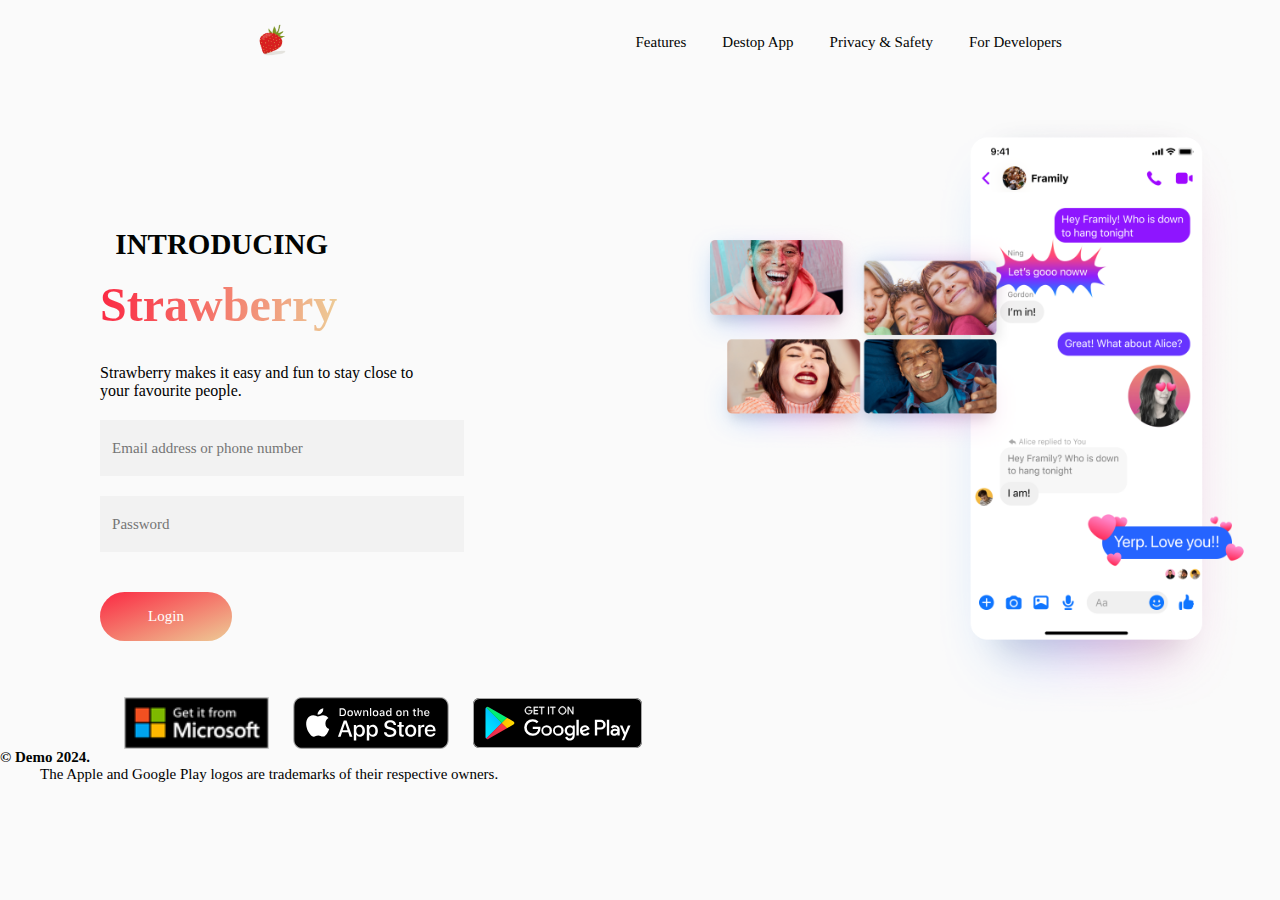
<file: index.html>
<!DOCTYPE html>
<html lang="en">

<head>
    <meta charset="UTF-8">
    <meta name="viewport" content="width=device-width, initial-scale=1.0">
    <title>Strawberry</title>
</head>

<body>
    <style>
        * {
            margin: 0;
            padding: 0;
            font-family: figtree;
        }
        body {
            display: grid;
            align-items: center;
            background-color: #fafafa;
        }

        a {
            text-decoration: none;
            color: #020402;
            font-family: Poppins;
            font-size: 15px;
        }

        #header {
            display: flex;
            align-items: center;
            justify-content: space-around;
            padding: 20px 64px;
        }

        #header img {
            width: 45px;
            height: 40px;
        }

        #header svg {
            display: none;
        }

        #header a {
            text-decoration: none;
            color: #020402;
            font-family: Poppins;
            font-size: 15px;
            margin-left: 32px;
        }

        #intro {
            display: flex;
            width: 242px;
            flex-direction: column;
        }

        #hero {
            display: flex;
            align-items: center;
            justify-content: space-around;
            margin-left: 80px;
        }

        #text {
            margin-top: 144px;
        }

        h1,
        h2,
        h3,
        h4,
        h5,
        h6 {
            color: #020402;
            font-family: Poppins;
        }

        h1 {
            margin-top: 16px;
            margin-bottom: 32px;
            font-size: 48px;
        }

        h2 {
            font-size: 29px;
            align-self: flex-end;
            padding-right: 14px;
        }

        h6 {
            font-size: 15px;
        }

        #input {
            display: flex;
            flex-direction: column;
            margin-top: 20px;
        }

        .inputt {
            width: 352px;
            height: 56px;
            border: none;
            background-color: #F2F2F2;
            font-size: 15px;
            color: #808180;
            padding-left: 12px;
        }

        #submitBtn {
            width: fit-content;
            color: white;
            padding: 16px 48px;
            border: none;
            background-image: linear-gradient(to bottom right, #FB2943, #EDCB96);
            font-size: 15px;
            border-radius: 100px;
            margin-top: 20px;
            cursor: pointer;
        }

        #submitBtn:hover {
            background-image: linear-gradient(to bottom right, #F47A6D, #EDCB96);
            transition: 4s linear;
        }

        #img {
            display: flex;
            flex-direction: row;
            margin-top: 32px;
        }

        #img img {
            margin-left: 24px;
            margin-top: 24px;
        }

        #footer {
            display: flex;
            align-items: center;
            margin-top: 56px;
            margin-left: 80px;
        }

        @media only screen and (max-width: 1217px) {
            #img {
                display: flex;
                flex-direction: column;
                margin-top: 32px;
            }
        }

        @media only screen and (max-width: 1059px) {
            #hero {
                display: flex;
                flex-direction: column;
                align-items: center;
                margin-left: 80px;
            }

        }

        @media only screen and (max-width: 774px) {
            #header svg {
                display: block;
            }

            #header nav {
                display: none;
            }

            #img {
                display: flex;
                margin-top: 32px;
                align-items: center;
            }

            footer {
                display: flex;
                flex-direction: column;
                align-items: center;
                justify-content: flex-start;
                margin-top: 56px;
                margin-left: 80px;
            }

            #hero img {
                height: 400px;
                width: auto;
            }
        }

        #errEmail,
        #errPassword {
            height: 20px;
            color: #FF6F30;
            font-size: 10px;
            align-items: center;
        }
    </style>
    <header id="header">
        <a href=""><img src="Images/2981-removebg-preview.png" alt=""></a>

        <nav>
            <a href="">Features</a>
            <a href="">Destop App</a>
            <a href="">Privacy & Safety</a>
            <a href="">For Developers</a>
        </nav>
        <svg xmlns="http://www.w3.org/2000/svg" width="24" height="24" viewBox="0 0 24 24">
            <g class="nc-icon-wrapper" fill="#020402">
                <rect x="1" y="11" width="22" height="2" fill="#020402" stroke-width="0" data-color="color-2"></rect>
                <rect x="1" y="4" width="22" height="2" stroke-width="0" fill="#020402"></rect>
                <rect x="1" y="18" width="22" height="2" stroke-width="0" fill="#020402"></rect>
            </g>
        </svg>
    </header>
    <div id="hero">
        <div id="content">
            <div id="text">
                <div id="intro">
                    <h2>INTRODUCING</h2>
                    <h1
                        style="font-family: Salsa; background-image: linear-gradient(to right, #FB2943, #EDCB96); width: fit-content; background-clip: text; -webkit-text-fill-color: transparent;">
                        Strawberry</h1>
                </div>
                <p>Strawberry makes it easy and fun to stay close to <br> your favourite people.</p>
            </div>



            <form id="input" action="" method="post">

                <input type="text" class="inputt" name="" id="email" placeholder="Email address or phone number ">
                <p id="errEmail"></p>

                <input type="password" class="inputt" name="" id="password" placeholder="Password">
                <p id="errPassword"></p>

                <button id="submitBtn" type="submit">Login</button>

            </form>


            <div id="img">
                <img src="Images/Microsoft store.png" style="width: 144.78px; height: 52px;" alt="" srcset="">
                <img src="Images/badge-en (1).svg" style="width: 156px; height: 52px;" alt="" srcset="">
                <img src="Images/badge-en.svg" style="width: 169px; height: 52px;" alt="" srcset="">
            </div>

        </div>

        <img src="Images/120973513_338186077283942_8148888802958728934_n.png"
            style="justify-self: flex-end; width: 578px; height: 609px;" alt="" srcset="">


    </div>

    <footer>

        <h6>© Demo 2024.</h6>

        <p style="margin-left: 40px; font-size: 15px;">The Apple and Google Play logos are trademarks of their
            respective owners.</p>

    </footer>

    <script>
        const form = document.getElementById('input');
        form.addEventListener('change', function (event) {
            event.preventDefault();

            const email = document.getElementById('email').value.trim();
            const password = document.getElementById('password').value;
            const errEmail = document.getElementById('errEmail');
            const errPassword = document.getElementById('errPassword');
            let submit = true;


            // Check if any field is empty
            if (email === '') {
                errEmail.innerHTML = 'This field is required';
                submit = false;
            } else {
                errEmail.innerHTML = '';
                submit = true;
            }

            if (password === '') {
                errPassword.innerHTML = 'This field is required';
                submit = false;
            } else {
                errPassword.innerHTML = '';
                submit = true;
            }

            // Check if password length is more than 8 characters
            if (password.length < 6) {
                errPassword.innerHTML = 'Passwords should be more than 6 characters';
                submit = false;
            } else {
                errPassword.innerHTML = '';
                submit = true;
            }
        });

        form.addEventListener('submit', function (event) {
            event.preventDefault();

            const email = document.getElementById('email').value.trim();
            const password = document.getElementById('password').value;
            const errEmail = document.getElementById('errEmail');
            const errPassword = document.getElementById('errPassword');
            let submit = true;


            // Check if any field is empty
            if (email === '') {
                errEmail.innerHTML = 'This field is required';
                submit = false;
            } else {
                errEmail.innerHTML = '';
                submit = true;
            }

            if (password === '') {
                errPassword.innerHTML = 'This field is required';
                submit = false;
            } else {
                errPassword.innerHTML = '';
                submit = true;
            }

            // Check if password length is more than 8 characters
            if (password.length < 6) {
                errPassword.innerHTML = 'Passwords should be more than 6 characters';
                submit = false;
            } else {
                errPassword.innerHTML = '';
                submit = true;
            }

            if (submit) {
                form.submit();
            }
        });

    </script>

</body>

</html>
</file>
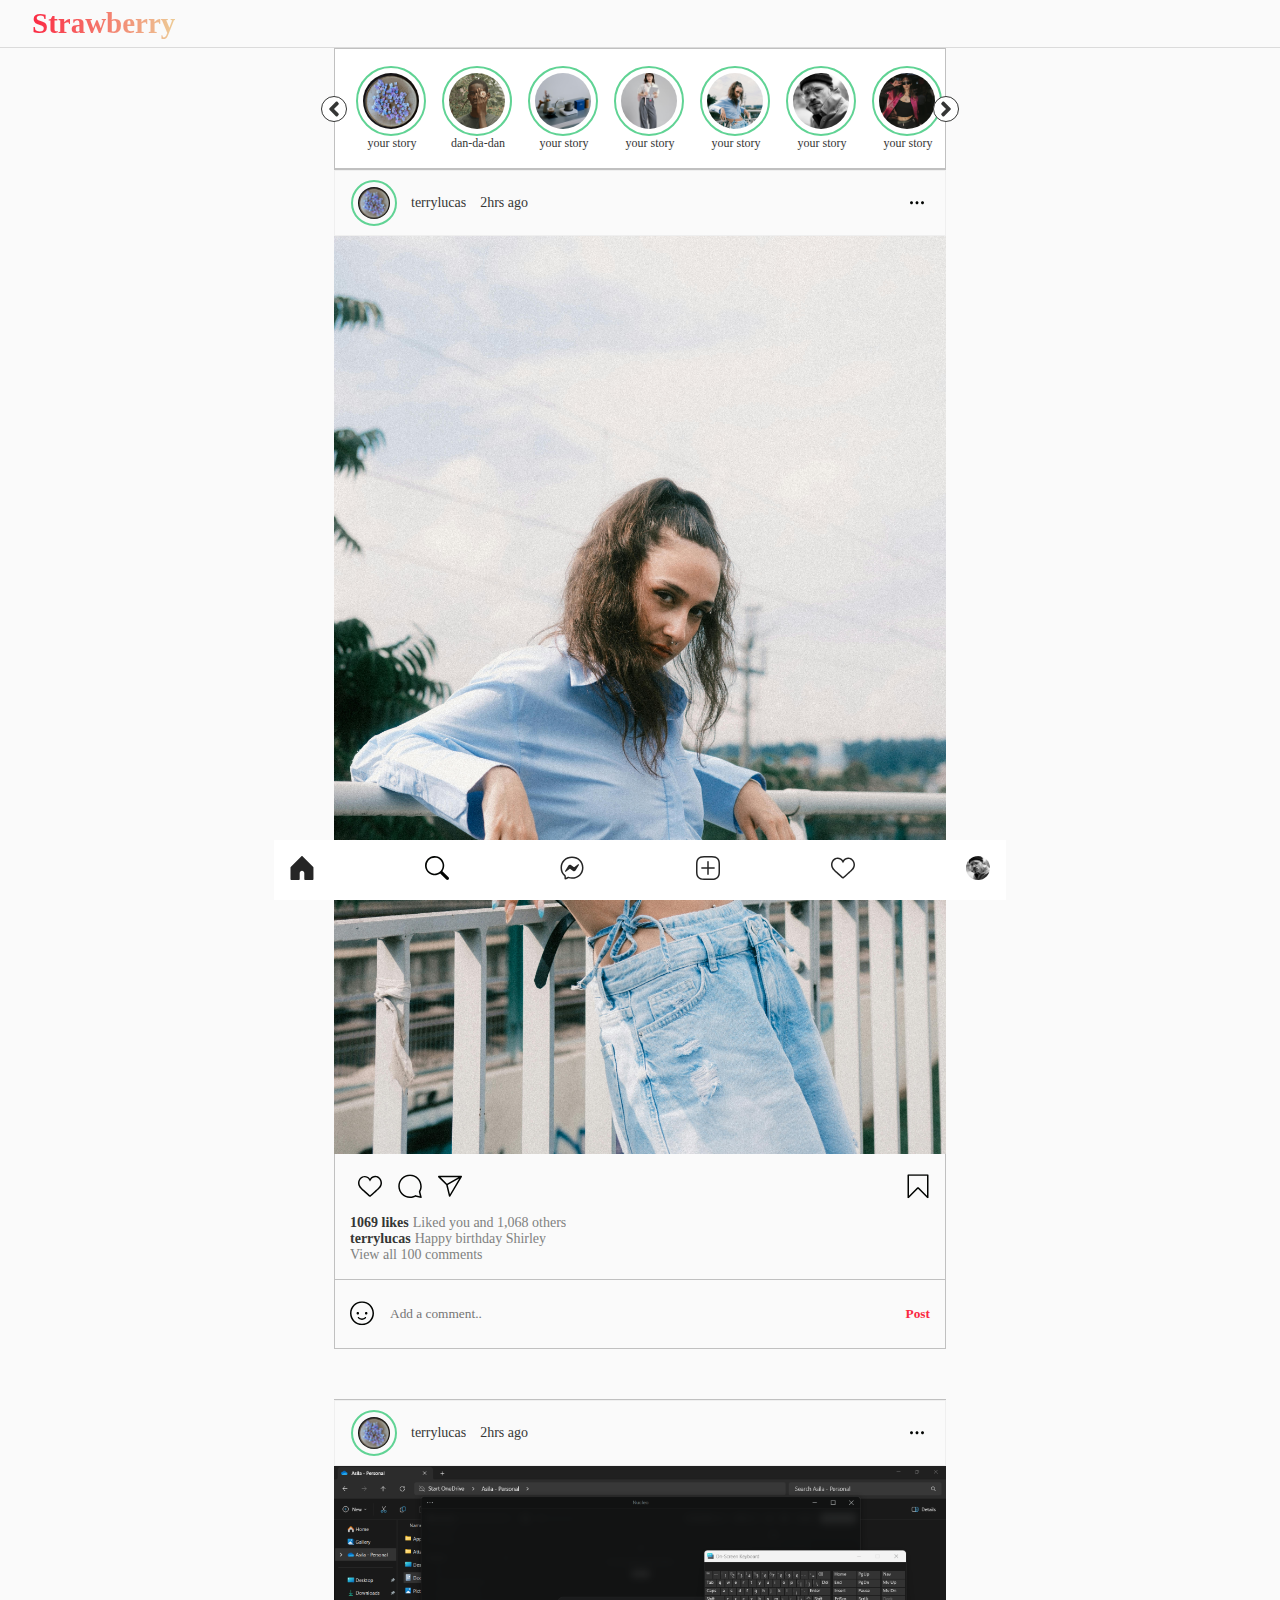
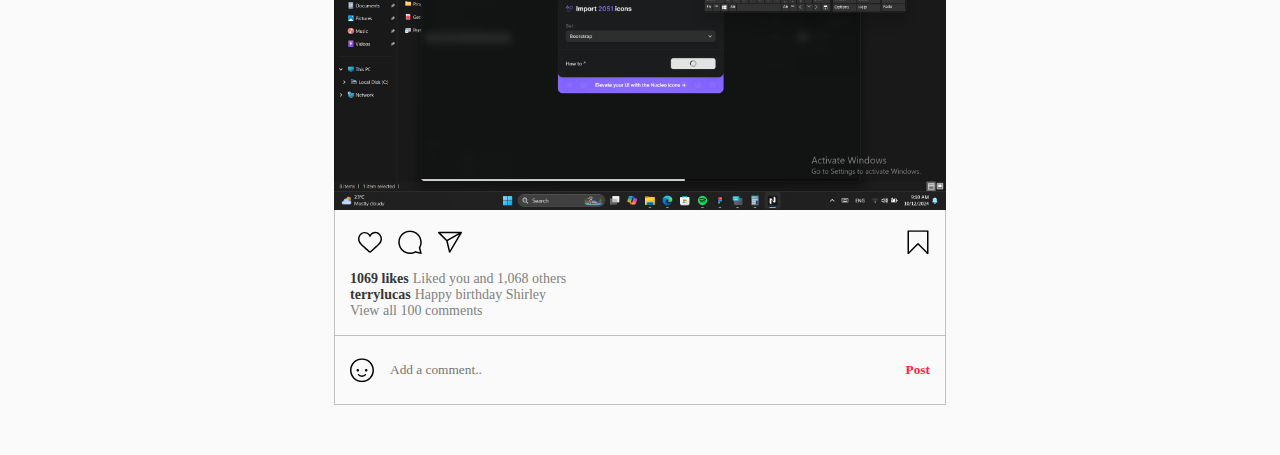
<file: Home.html>
<!DOCTYPE html>
<html lang="en">

<head>
    <meta charset="UTF-8">
    <meta name="viewport" content="width=device-width, initial-scale=1.0">
    <title>Home</title>
</head>

<body>
    <style>
        * {
            padding: 0%;
            margin: 0%;
            font-family: figtree;
            color: #353635;
            fill: #353635;
        }

        body {
            display: grid;
            align-items: center;
            background-color: #fafafa;
        }

        main {
            display: flex;
            flex-direction: column;
            align-items: center;
        }

        #nav {
            width: 100%;
            place-self: center;
            position: fixed;
            bottom: 0;
            padding: 16px;
            background-color: #ffffff;
            color: #fff;
            display: flex;
            justify-content: space-between;
            flex-direction: row;
            max-width: 700px;
        }

        #nav img {
            height: 24px;
            width: auto;
        }

        header {
            padding: 7px 32px;
            border-bottom: solid 1px #dbdbdb;
        }

        #status {
            display: flex;
            flex-direction: column;
        }

        #statusPicB {
            height: 66px;
            width: 66px;
            border: 2.5px solid #60D394;
            border-radius: 100%;
            display: grid;
            place-content: center;

        }

        #statpic {
            border-radius: 100%;
            height: 56px;
            width: 56px;
            background-size: cover;
            background-repeat: no-repeat;
            background-position: center;
        }

        #statusgroup {
            display: flex;
            gap: 14px;
            overflow-x: hidden;
            border: 1px #C0C0C0 solid;
            padding: 17px 21px;
            background-color: #fff;
            white-space: nowrap;
        }

        #status p {
            text-align: center;
            text-wrap: nowrap;
            width: 72px;
            overflow: hidden;
            text-overflow: ellipsis;
            font-size: 12px;
        }

        #statusWrapper {
            width: 612px;
            position: relative;
        }

        #statusWrapper svg {
            top: 50%;
            width: 12px;
            border: #353635 1px solid;
            height: auto;
            background-color: #fff;
            border-radius: 100%;
            padding: 0px 6px;
            cursor: pointer;
            position: absolute;
        }

        #moveleft {
            left: 0%;
            transform: translate(-50%, -50%);
        }

        #moveright {
            left: 100%;
            transform: translate(-50%, -50%);
        }

        #post {
            box-sizing: border-box;
            width: 612px;
            display: flex;
            flex-direction: column;
            justify-content: center;
            align-items: center;
            border: #C0C0C0 1px solid;
            margin-bottom: 50px;
        }

        #postHeaderPicB {
            height: 42px;
            width: 42px;
            border: 2.5px solid #60D394;
            border-radius: 100%;
            display: grid;
            place-content: center;

        }

        #postHeader {
            display: flex;
            width: 612px;
            box-sizing: border-box;
            justify-content: space-between;
            padding: 9px 16px;
            border: 1px #efefef solid;
        }

        #postHeaderpic {
            border-radius: 100%;
            height: 32px;
            width: 32px;
            background-size: cover;
            background-repeat: no-repeat;
            background-position: center;
        }

        #postHeadertext {
            display: flex;
            align-items: center;
            gap: 14px;
        }

        #postHeadertext p {
            font-size: 14px;
            overflow: hidden;
            text-overflow: ellipsis;
        }

        #postimg img {
            width: 612px;
        }

        #likeCommentShare {
            display: flex;
            gap: 16px;
        }

        #postBtn {
            display: flex;
            box-sizing: border-box;
            padding: 0px 16px 0px 24px;
            justify-content: space-between;
        }

        #likestext {
            display: flex;
            font-weight: 700;
            font-size: 14px;
        }

        #likesLikedBy,
        #likesNameDesc {
            display: flex;
            gap: 4px;
            text-wrap: nowrap;
            overflow: hidden;
            text-overflow: ellipsis;
        }

        #likedby,
        #description,
        #commentCount {
            color: #808180;
            font-size: 14px;
            overflow: hidden;
            text-overflow: ellipsis;
        }

        #postText {
            gap: 5px;
            margin-left: 16px;
        }

        #commentInput {
            display: flex;
            align-items: center;
            padding: 14px 16px;
            border-top: #C0C0C0 1px solid;
            gap: 16px;
        }

        #commentInput input {
            width: 100%;
            height: 40px;
            border: none;
            background: none;
        }

        #commentInput input:focus-visible {
            outline: none;
        }

        #commentSubmit {
            background: none;
            border: none;
            color: #FB2943;
            font-weight: 600;
        }

        #postBottom {
            display: flex;
            flex-direction: column;
            gap: 16px;
        }

        @media only screen and (max-width: 721px) {
            #nav img {
                height: 20px;
                width: auto;
            }

            #statusWrapper {
                width: calc(100dvw - 25.6px);
            }

            #post {
                width: 100dvw;
            }

            #postimg img {
                width: 100dvw;
            }

            #postHeader {
                width: 100dvw;
            }
        }
    </style>
    <header>
        <h1
            style="font-family: Salsa; background-image: linear-gradient(to right, #FB2943, #EDCB96); width: fit-content; background-clip: text; -webkit-text-fill-color: transparent; font-size: 29px; align-self: start;">
            Strawberry</h1>
    </header>

    <main>
        <div id="statusWrapper">
            <svg xmlns="http://www.w3.org/2000/svg" viewBox="0 0 256 512" id="moveleft">
                <g class="nc-icon-wrapper">
                    <path
                        d="M31.7 239l136-136c9.4-9.4 24.6-9.4 33.9 0l22.6 22.6c9.4 9.4 9.4 24.6 0 33.9L127.9 256l96.4 96.4c9.4 9.4 9.4 24.6 0 33.9L201.7 409c-9.4 9.4-24.6 9.4-33.9 0l-136-136c-9.5-9.4-9.5-24.6-.1-34z">
                    </path>
                </g>
            </svg>

            <div id="statusgroup">
                <div id="status">
                    <div id="statusPicB">
                        <div id="statpic" style="background-image: url('Images/pexels-agneselunecka-20409572.jpg');">
                        </div>
                    </div>
                    <p>your story</p>
                </div>
                <div id="status">
                    <div id="statusPicB">
                        <div id="statpic" style="background-image: url('Images/pexels-cre8ivengine-9767204.jpg');">
                        </div>
                    </div>
                    <p>dan-da-dan</p>
                </div>
                <div id="status">
                    <div id="statusPicB">
                        <div id="statpic" style="background-image: url('Images/pexels-interwebly-27902293.jpg');"></div>
                    </div>
                    <p>your story</p>
                </div>
                <div id="status">
                    <div id="statusPicB">
                        <div id="statpic"
                            style="background-image: url('Images/pexels-lvu-image-1599405908-28570315.jpg');">
                        </div>
                    </div>
                    <p>your story</p>
                </div>
                <div id="status">
                    <div id="statusPicB">
                        <div id="statpic"
                            style="background-image: url('Images/pexels-mert-coskun-386432351-28223459.jpg');"></div>
                    </div>
                    <p>your story</p>
                </div>
                <div id="status">
                    <div id="statusPicB">
                        <div id="statpic" style="background-image: url('Images/pexels-northern-28283491.jpg');"></div>
                    </div>
                    <p>your story</p>
                </div>
                <div id="status">
                    <div id="statusPicB">
                        <div id="statpic" style="background-image: url('Images/pexels-rajaalemnari-20543294.jpg');">
                        </div>
                    </div>
                    <p>your story</p>
                </div>
                <div id="status">
                    <div id="statusPicB">
                        <div id="statpic"
                            style="background-image: url('Images/pexels-ruxandra-scutelnic-1470184397-27091195.jpg');">
                        </div>
                    </div>
                    <p>your story</p>
                </div>
                <div id="status">
                    <div id="statusPicB">
                        <div id="statpic" style="background-image: url('Images/pexels-interwebly-27902293.jpg');"></div>
                    </div>
                    <p>your story</p>
                </div>
            </div>


            <svg xmlns="http://www.w3.org/2000/svg" viewBox="0 0 256 512" id="moveright">
                <g class="nc-icon-wrapper" fill="#F7F7F7">
                    <path
                        d="M224.3 273l-136 136c-9.4 9.4-24.6 9.4-33.9 0l-22.6-22.6c-9.4-9.4-9.4-24.6 0-33.9l96.4-96.4-96.4-96.4c-9.4-9.4-9.4-24.6 0-33.9L54.3 103c9.4-9.4 24.6-9.4 33.9 0l136 136c9.5 9.4 9.5 24.6.1 34z">
                    </path>
                </g>
            </svg>
        </div>

        <div id="post">
            <div id="postHeader">
                <div id="postHeadertext">
                    <div id="postHeaderPicB">
                        <div id="postHeaderpic"
                            style="background-image: url('Images/pexels-agneselunecka-20409572.jpg');">
                        </div>
                    </div>
                    <p>terrylucas</p>
                    <p>2hrs ago</p>
                </div>
                <img src="Images/More.svg" alt="" srcset="">
            </div>

            <div id="postBottom">
                <div id="postimg">
                    <img src="Images/pexels-mert-coskun-386432351-28223459.jpg" alt="">
                </div>

                <div id="postBtn">
                    <div id="likeCommentShare">
                        <img src="Images/Icons/Lİke.svg" alt="" srcset="">
                        <img src="Images/Icons/Comment.svg" alt="" srcset="">
                        <img src="Images/Icons/SharePosts.svg" alt="" srcset="">
                    </div>
                    <img src="Images/Icons/Save.svg" alt="" srcset="">
                </div>


                <div id="postText">
                    <div id="likesLikedBy">
                        <div id="likestext">
                            <p>1069</p>
                            <pre> likes</pre>
                        </div>
                        <p id="likedby">Liked you and 1,068 others</p>
                    </div>
                    <div id="likesNameDesc">
                        <div id="likestext">
                            <p>terrylucas</p>
                        </div>
                        <p id="description">Happy birthday Shirley</p>
                    </div>
                    <p id="commentCount">View all 100 comments</p>
                </div>

                <form action="" id="commentInput">
                    <img src="Images/Icons/Emoji.svg" alt="">
                    <input type="text" placeholder="Add a comment.." name="comment" id="">
                    <button id="commentSubmit">Post</button>
                </form>
            </div>

        </div>
        <div id="post">
            <div id="postHeader">
                <div id="postHeadertext">
                    <div id="postHeaderPicB">
                        <div id="postHeaderpic"
                            style="background-image: url('Images/pexels-agneselunecka-20409572.jpg');">
                        </div>
                    </div>
                    <p>terrylucas</p>
                    <p>2hrs ago</p>
                </div>
                <img src="Images/More.svg" alt="" srcset="">
            </div>

            <div id="postBottom">
                <div id="postimg">
                    <img src="Images/Screenshot (12).png" alt="">
                </div>

                <div id="postBtn">
                    <div id="likeCommentShare">
                        <img src="Images/Icons/Lİke.svg" alt="" srcset="">
                        <img src="Images/Icons/Comment.svg" alt="" srcset="">
                        <img src="Images/Icons/SharePosts.svg" alt="" srcset="">
                    </div>
                    <img src="Images/Icons/Save.svg" alt="" srcset="">
                </div>


                <div id="postText">
                    <div id="likesLikedBy">
                        <div id="likestext">
                            <p>1069</p>
                            <pre> likes</pre>
                        </div>
                        <p id="likedby">Liked you and 1,068 others</p>
                    </div>
                    <div id="likesNameDesc">
                        <div id="likestext">
                            <p>terrylucas</p>
                        </div>
                        <p id="description">Happy birthday Shirley</p>
                    </div>
                    <p id="commentCount">View all 100 comments</p>
                </div>

                <form action="" id="commentInput">
                    <img src="Images/Icons/Emoji.svg" alt="">
                    <input type="text" placeholder="Add a comment.." name="comment" id="">
                    <button id="commentSubmit">Post</button>
                </form>
            </div>

        </div>
    </main>












    <div id="nav">
        <a href="" data-tooltip="Home"><img src="Images/Menu-Button-Item.svg" alt="" srcset=""></a>
        <a href="" data-tooltip="Search"><img src="Images/Group.svg" alt="" srcset=""></a>
        <a href="" data-tooltip="Messages"><img src="Images/Menu-Button-Item-1.svg" alt="" srcset=""></a>
        <a href="" data-tooltip="Create Post"><img src="Images/Menu-Button-Item-2.svg" alt="" srcset=""></a>
        <a href="" data-tooltip="Notification"><img src="Images/Menu-Button-Item-4.svg" alt="" srcset=""></a>
        <a href="">
            <div style="
            height: 24px;
            width: 24px;
            border-radius: 100%;
            background-size: cover;
            background-repeat: no-repeat;
            background-position: center;
            background-image: url(Images/pexels-northern-28283491.jpg);"></div>
        </a>
    </div>
    </div>
    <script>
        const statusSlider = document.getElementById("statusgroup");

        let isDragStart = false, prevPageX, prevScrollLeft;

        const dragStart = (e) => {
            isDragStart = true;
            prevPageX = e.pageX;
            prevScrollLeft = statusSlider.ScrollLeft
        }

        const dragging = (e) => {
            if (!isDragStart) return;
            e.preventDefault();
            let positionDiff = e.pageX - prevPageX;
            statusSlider.scrollLeft = prevScrollLeft - positionDiff;
        }

        const dragStop = () => {
            isDragStart = false;
        }

        statusSlider.addEventListener("mousedown", dragStart)
        statusSlider.addEventListener("mousemove", dragging)
        statusSlider.addEventListener("mouseup", dragStop)
    </script>
</body>

</html>
</file>
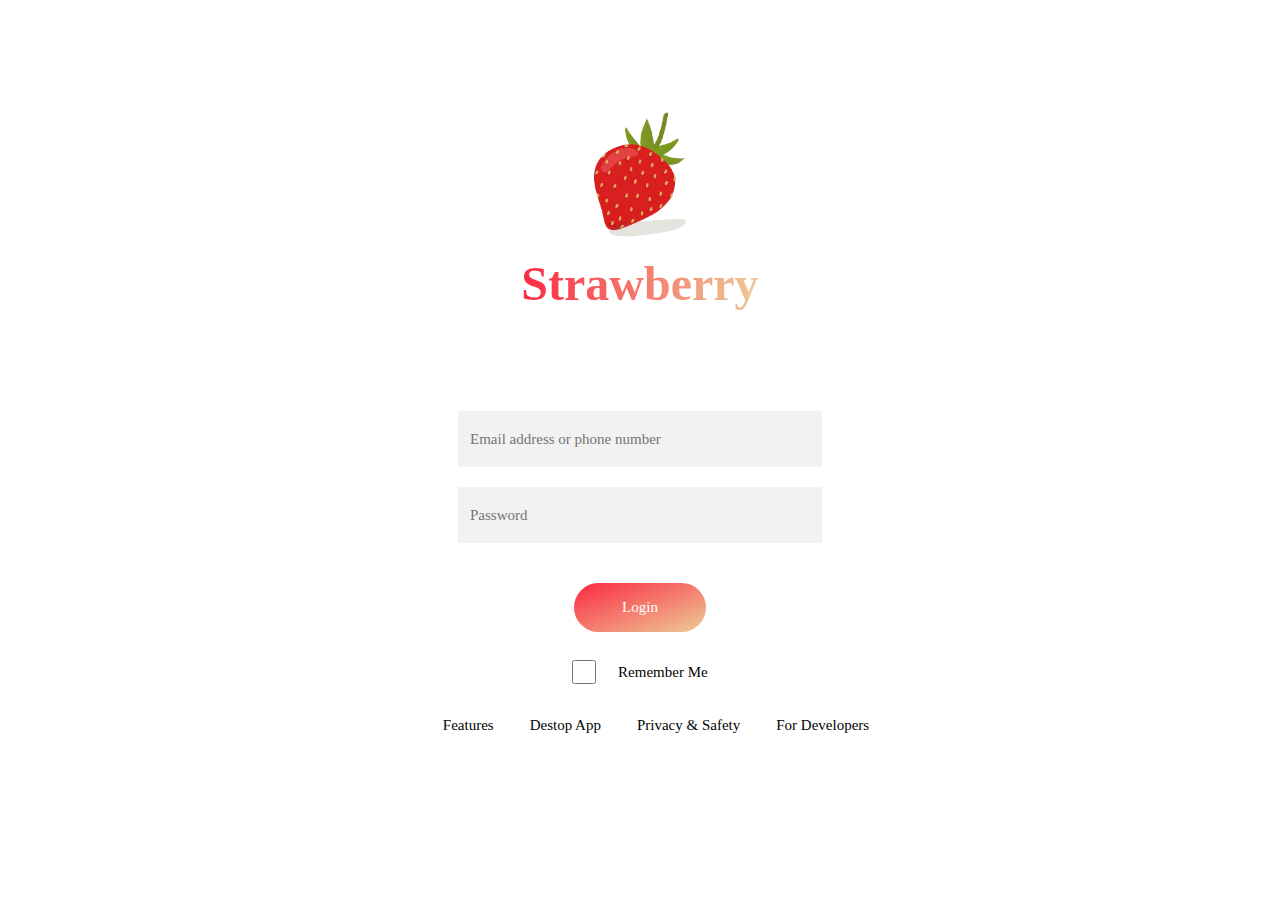
<file: login.html>
<!DOCTYPE html>
<html lang="en">

<head>
    <meta charset="UTF-8">
    <meta name="viewport" content="width=device-width, initial-scale=1.0">
    <title>Login</title>
</head>

<body id="body">
    <style>
        * {
            margin: 0;
            padding: 0;
            font-family: figtree;
        }

        #body {
            align-items: center;
            display: flex;
            flex-direction: column;
        }

        #vnav {
            margin-top: 32px;
            margin-bottom: 41px;
        }

        #vnav a {
            text-decoration: none;
            color: #020402;
            font-family: Poppins;
            font-size: 15px;
            margin-left: 32px;
            align-items: center;
            justify-content: center;
        }

        #vnav a:hover {
            text-decoration: underline;
        }

        #imgg {
            margin-top: 93px;
        }

        #errdisplay {
            height: 18px;
            color: #FF6F30;
            margin-bottom: 24px;
        }

        #input {
            display: flex;
            flex-direction: column;
            margin-top: 20px;
            align-items: center;
        }

        .inputt {
            width: 352px;
            height: 56px;
            border: none;
            background-color: #F2F2F2;
            font-size: 15px;
            color: #808180;
            padding-left: 12px;
        }

        #submitBtn {
            width: fit-content;
            color: white;
            padding: 16px 48px;
            border: none;
            background-image: linear-gradient(to bottom right, #FB2943, #EDCB96);
            font-size: 15px;
            border-radius: 100px;
            margin-top: 20px;
            cursor: pointer;
        }

        #submitBtn:hover {
            background-image: linear-gradient(to bottom right, #F47A6D, #EDCB96);
            transition: 4s linear;
        }

        input[type="checkbox"] {
            height: 24px;
            width: 24px;
            border: 3px solid #020402;
            cursor: pointer;
        }

        #errEmail,
        #errPassword {
            height: 20px;
            color: #FF6F30;
            font-size: 10px;
            align-items: center;
        }

        #rm {
            display: flex;
            width: 157px;
            align-items: center;
            justify-content: space-around;
            margin-top: 28px;
            cursor: pointer;
        }

        label {
            font-size: 15px;
            color: #020402;
            font-family: Poppins;
            font-weight: 500;
            cursor: pointer;
        }

        svg {
            margin-bottom: 16px;
            display: none;
            margin-right: 24px;
        }

        @media only screen and (max-width: 620px) {
            #vnav {
                display: none;
            }

            svg {
                display: block;
            }
        }

        @media only screen and (max-width: 405px) {
            .inputt {
                width: 281.6px;
                height: 44.8px;
            }
        }
    </style>
    <img id="imgg" src="Images\2981-removebg-preview.png" width="auto" height="163px" alt="">
    <h1
        style="font-size: 48px; margin-bottom: 38px; font-family: Salsa; background-image: linear-gradient(to right, #FB2943, #EDCB96); width: fit-content; background-clip: text; -webkit-text-fill-color: transparent;">
        Strawberry</h1>
    <p id="errdisplay"></p>
    <form id="input" action="" method="post">

        <input type="text" name="" class="inputt" id="email" placeholder="Email address or phone number ">
        <p id="errEmail"></p>

        <input type="password" class="inputt" name="" id="password" placeholder="Password">
        <p id="errPassword"></p>

        <button id="submitBtn" type="submit">Login</button>

        <div id="rm"> <input type="checkbox" name="" id="rememberMe"> <label for="rememberMe">Remember Me</label></div>

    </form>
    <nav id="vnav">
        <a href="">Features</a>
        <a href="">Destop App</a>
        <a href="">Privacy & Safety</a>
        <a href="">For Developers</a>
    </nav>
    <svg xmlns="http://www.w3.org/2000/svg" width="16" height="16" style="align-self: flex-end;" viewBox="0 0 16 16">
        <g class="nc-icon-wrapper" fill="black">
            <path
                d="M7.247 11.14 2.451 5.658C1.885 5.013 2.345 4 3.204 4h9.592a1 1 0 0 1 .753 1.659l-4.796 5.48a1 1 0 0 1-1.506 0z">
            </path>
        </g>
    </svg>
</body>
<script>
    const form = document.getElementById('input');
    form.addEventListener('change', function (event) {
        event.preventDefault();

        const email = document.getElementById('email').value.trim();
        const password = document.getElementById('password').value;
        const errEmail = document.getElementById('errEmail');
        const errPassword = document.getElementById('errPassword');
        let submit = true;


        // Check if any field is empty
        if (email === '') {
            errEmail.innerHTML = 'This field is required';
            submit = false;
        } else {
            errEmail.innerHTML = '';
            submit = true;
        }

        if (password === '') {
            errPassword.innerHTML = 'This field is required';
            submit = false;
        } else {
            errPassword.innerHTML = '';
            submit = true;
        }

        // Check if password length is more than 8 characters
        if (password.length < 6) {
            errPassword.innerHTML = 'Passwords should be more than 6 characters';
            submit = false;
        } else {
            errPassword.innerHTML = '';
            submit = true;
        }
    });

    form.addEventListener('submit', function (event) {
        event.preventDefault();

        const email = document.getElementById('email').value.trim();
        const password = document.getElementById('password').value;
        const errEmail = document.getElementById('errEmail');
        const errPassword = document.getElementById('errPassword');
        let submit = true;


        // Check if any field is empty
        if (email === '') {
            errEmail.innerHTML = 'This field is required';
            submit = false;
        } else {
            errEmail.innerHTML = '';
            submit = true;
        }

        if (password === '') {
            errPassword.innerHTML = 'This field is required';
            submit = false;
        } else {
            errPassword.innerHTML = '';
            submit = true;
        }

        // Check if password length is more than 8 characters
        if (password.length < 6) {
            errPassword.innerHTML = 'Passwords should be more than 6 characters';
            submit = false;
        } else {
            errPassword.innerHTML = '';
            submit = true;
        }

        if (submit) {
            form.submit();
        }
    });

</script>

</html>
</file>
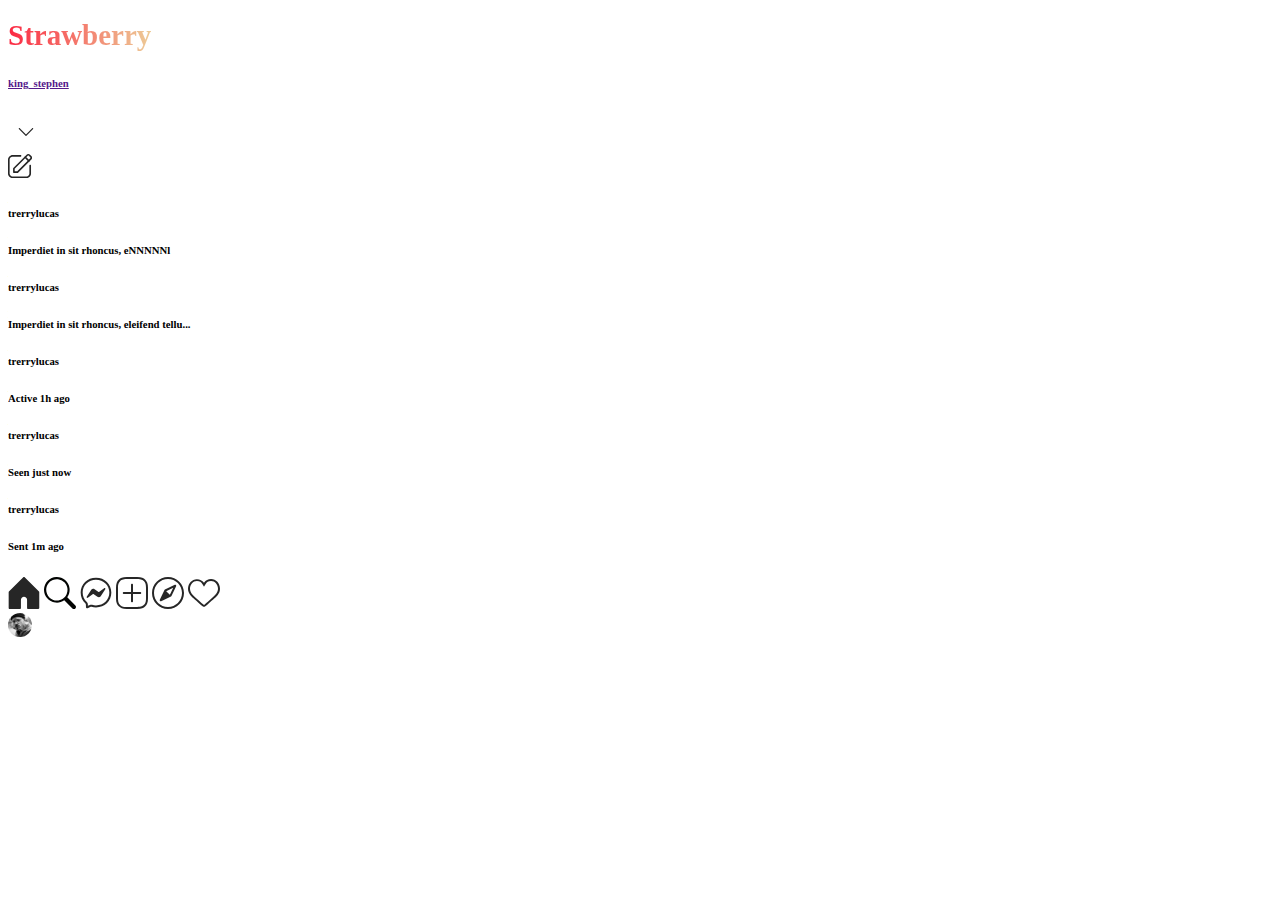
<file: Messenger.html>
<!DOCTYPE html>
<html lang="en">

<head>
    <meta charset="UTF-8">
    <meta name="viewport" content="width=device-width, initial-scale=1.0">
    <title>Messages</title>
</head>

<body>
    <header>
        <h1
            style="font-family: Salsa; background-image: linear-gradient(to right, #FB2943, #EDCB96); width: fit-content; background-clip: text; -webkit-text-fill-color: transparent; font-size: 29px;">
            Strawberry</h1>
    </header>
    <main>
        <div id="mleft">
            <div id="nameo">
                <a href="">
                    <div id="name">
                        <h6 style="font-size: 16; font-weight: 600;">king_stephen</h6>
                        <img src="Images/dropdown.svg" alt="">
                    </div>
                </a>
                <img src="Images/NewMessages.svg" alt="" srcset="">
            </div>
            <div id="messa">
                <div class="messag">
                    <div class="messagerpic" style="background-image: url(Images/pexels-agneselunecka-20409572.jpg);">
                    </div>
                    <div class="messagertext">
                        <h6 class="messager">trerrylucas</h6>
                        <h6 class="message">Imperdiet in sit rhoncus, eNNNNNl</h6>
                    </div>
                </div>
                <div class="messag">
                    <div class="messagerpic" style="background-image: url(Images/pexels-cre8ivengine-9767204.jpg);">
                    </div>
                    <div class="messagertext">
                        <h6 class="messager">trerrylucas</h6>
                        <h6 class="message">Imperdiet in sit rhoncus, eleifend tellu...</h6>
                    </div>
                </div>
                <div class="messag">
                    <div class="messagerpic" style="background-image: url(Images/pexels-agneselunecka-20409572.jpg);">
                    </div>
                    <div class="messagertext">
                        <h6 class="messager">trerrylucas</h6>
                        <h6 class="message">Active 1h ago</h6>
                    </div>
                </div>
                <div class="messag">
                    <div class="messagerpic" style="background-image: url(Images/pexels-interwebly-27902293.jpg);">
                    </div>
                    <div class="messagertext">
                        <h6 class="messager">trerrylucas</h6>
                        <h6 class="message">Seen just now</h6>
                    </div>
                </div>
                <div class="messag">
                    <div class="messagerpic"
                        style="background-image: url(Images/pexels-lvu-image-1599405908-28570315.jpg);"></div>
                    <div class="messagertext">
                        <h6 class="messager">trerrylucas</h6>
                        <h6 class="message">Sent 1m ago</h6>
                    </div>
                </div>
            </div>

        </div>
        <div id="mright">
            <!-- <div id="mrtext">
                <img src="Images/Icon.svg" alt="">
                <h5>Your Messages</h5>
                <h6>Send private photos and messages to a friend or group.</h6>
            </div>
            <button id="sendMessageBtn">Follow</button>
        </div> -->

    </main>
    <div id="nav">
        <a href="" data-tooltip="Home"><img src="Images/Menu-Button-Item.svg" alt="" srcset=""></a>
        <a href="" data-tooltip="Search"><img src="Images/Group.svg" alt="" srcset=""></a>
        <a href="" data-tooltip="Messages"><img src="Images/Menu-Button-Item-1.svg" alt="" srcset=""></a>
        <a href="" data-tooltip="Create Post"><img src="Images/Menu-Button-Item-2.svg" alt="" srcset=""></a>
        <a href="" data-tooltip="Explore"><img src="Images/Menu-Button-Item-3.svg" alt="" srcset=""></a>
        <a href="" data-tooltip="Notification"><img src="Images/Menu-Button-Item-4.svg" alt="" srcset=""></a>
        <a href="">
            <div style="
            height: 24px;
            width: 24px;
            border-radius: 100%;
            background-size: cover;
            background-repeat: no-repeat;
            background-position: center;
            background-image: url(Images/pexels-northern-28283491.jpg);"></div>
        </a>
    </div>
</body>

</html>
</file>
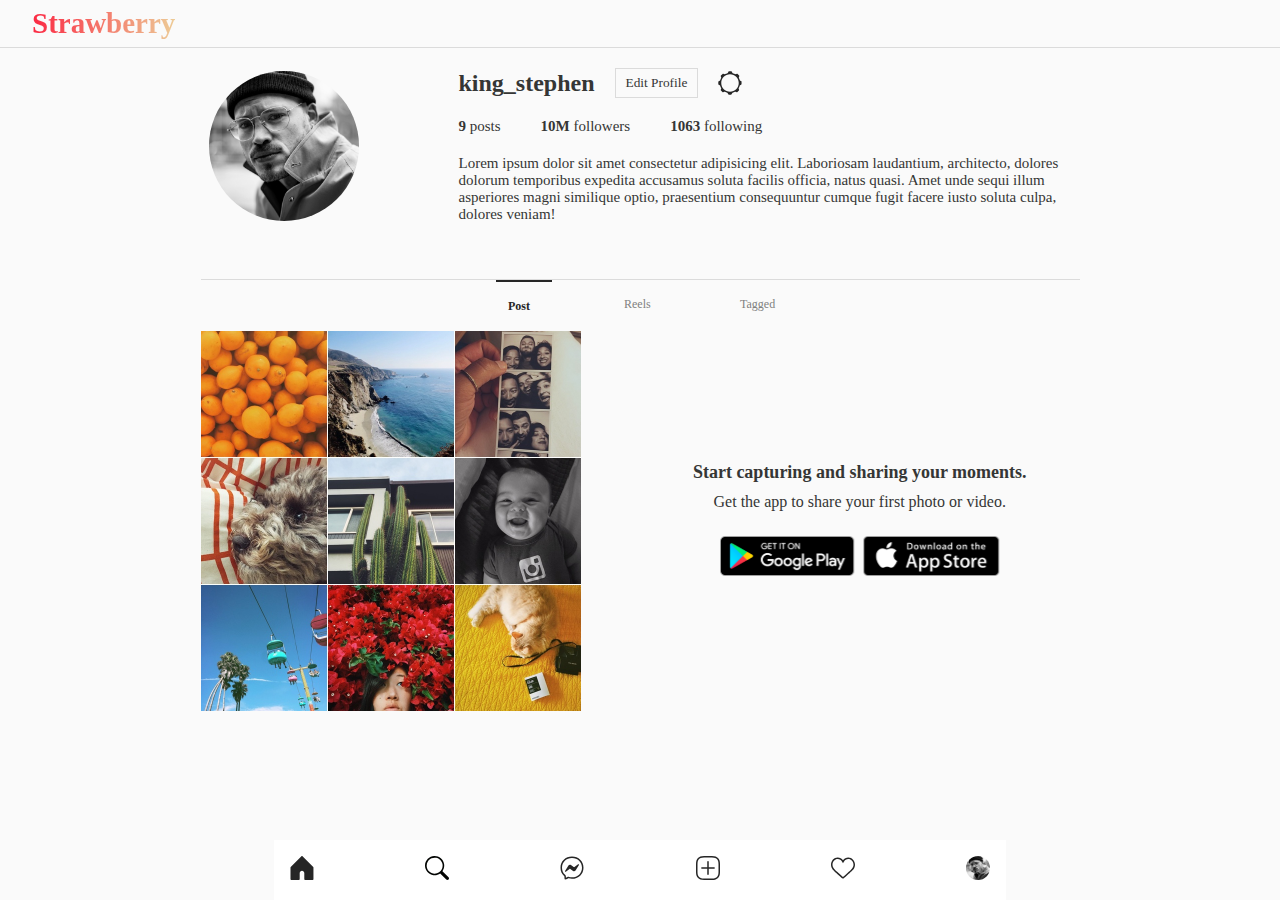
<file: personal profile.html>
<!DOCTYPE html>
<html lang="en">

<head>
    <meta charset="UTF-8">
    <meta name="viewport" content="width=device-width, initial-scale=1.0">
    <title>Your profile</title>
</head>

<body>
    <style>
        * {
            padding: 0%;
            margin: 0%;
            font-family: figtree;
            color: #353635;
        }

        body {
            display: grid;
            align-items: center;
            background-color: #fafafa;
        }

        main {
            display: grid;
        }

        #editbtn {
            border: #dbdbdb 1px solid;
            background-color: transparent;
            padding: 6px 10px;
            cursor: pointer;
        }

        #nav {
            width: 100%;
            place-self: center;
            position: fixed;
            bottom: 0;
            padding: 16px;
            background-color: #ffffff;
            color: #fff;
            display: flex;
            justify-content: space-between;
            flex-direction: row;
            max-width: 700px;
        }

        #nav img {
            height: 24px;
            width: auto;
        }

        header {
            padding: 7px 32px;
            border-bottom: solid 1px #dbdbdb;
        }


        #profile {
            gap: 20px;
            display: flex;
            flex-direction: row;
            align-items: center;
        }

        .postno {
            display: flex;
            flex-direction: row;
        }

        #tag {
            gap: 40px;
            display: flex;
            flex-direction: row;
            font-size: 15px;
        }

        #prnopic {
            display: flex;
            flex-direction: column;
            gap: 20px;
        }

        #profilepic {
            width: 150px;
            height: 150px;
            border-radius: 100%;
            background-size: cover;
            background-repeat: no-repeat;
            background-position: center;
        }

        #profilec {
            margin: 20px 0 40px 0;
            display: flex;
            align-items: center;
            flex-direction: row;
            gap: 100px;
            justify-content: center;
        }

        #statuscover {
            width: 64px;
            height: 64px;
            overflow: hidden;
            border-radius: 100%;
            display: flex;
            justify-content: center;
        }

        #prof {
            display: flex;
            flex-direction: column;
            align-items: center;
            align-self: center;
            justify-self: center;
            justify-content: center;
        }

        #posts {
            margin-top: 16px;
            border-top: 1px solid #dbdbdb;
            display: flex;
            gap: 60px;
            justify-content: center;
        }

        #posts h6 {
            font-size: 12px;
            font-family: poppins;
            font-weight: 300;
            color: #808180;
            width: 32px;
            padding: 17px 12px;
            cursor: pointer;
        }

        #posts h6:hover {
            font-weight: 500;
            color: #353635;
        }

        #gallery {
            display: grid;
            width: 879px;
            grid-template-columns: 1fr 1fr;
            place-self: center;
        }

        .post {
            width: 293px;
            height: 293px;
            background-size: cover;
            background-repeat: no-repeat;
            background-position: center;
        }

        #bio {
            width: 613px;
            font-size: 15px;
        }

        #downloadapp {
            display: flex;
            flex-direction: column;
            gap: 25px;
            align-self: center;
            align-items: center;
        }

        #downloadapp h5 {
            font-size: 18px;
            font-weight: 600;
        }

        #downloadapp h6 {
            font-size: 16px;
            font-weight: 400;
        }

        #applinks {
            display: flex;
            align-items: center;
            gap: 8px;
        }

        #apptexts {
            display: flex;
            align-items: center;
            flex-direction: column;
            gap: 10px;
        }

        @media only screen and (max-width: 1000px) {
            main {
                display: grid;
            }

            #nav {
                width: 100%;
                place-self: center;
                position: fixed;
                bottom: 0;
                left: 0;
                right: 0;
                padding: 16px;
                background-color: #ffffff;
                color: #fff;
                display: flex;
                justify-content: space-between;
                flex-direction: row;
            }
        }

        @media only screen and (max-width: 890px) {
            #gallery {
                display: grid;
                width: 100%;
                height: fit-content;
                grid-template-columns: 1fr 1fr 1fr;
                place-self: center;
            }

            .post {
                width: 100%;
                height: 100%;
                background-size: cover;
                background-repeat: no-repeat;
                background-position: center;
            }

            #profilepic {
                width: 100px;
                height: 100px;
            }

            #bio {
                width: 400px;
                font-size: 12px;
            }
        }

        @media only screen and (max-width: 605px) {
            #tag {
                gap: 20px;
            }

            #profilec {
                gap: 50px;
            }
        }

        @media only screen and (max-width: 550px) {

            #profilec {
                gap: 25px;
            }

            #bio {
                width: 200px;
                font-size: 10px;
            }

            .postno {
                flex-direction: column;
            }
        }

        @media only screen and (max-width: 721px) {
            #nav img {
                height: 20px;
                width: auto;
            }
        }
    </style>
    <header>
        <h1
            style="font-family: Salsa; background-image: linear-gradient(to right, #FB2943, #EDCB96); width: fit-content; background-clip: text; -webkit-text-fill-color: transparent; font-size: 29px;">
            Strawberry</h1>
    </header>
    <main>
        <div id="prof">
            <div id="profilec">
                <div id="profilepic" style="background-image: url(Images/pexels-northern-28283491.jpg);">
                </div>
                <div id="prnopic">
                    <div id="profile">
                        <h2>king_stephen</h2>
                        <button id="editbtn">Edit Profile</button>
                        <img src="Images/Options.svg" alt="" srcset="">
                    </div>
                    <div id="tag">
                        <div class="postno">
                            <pre style="font-weight: 800;">9 </pre>
                            <p>
                                posts
                            </p>
                        </div>
                        <div class="postno">
                            <pre style="font-weight: 800;">10M </pre>
                            <p>followers</p>
                        </div>
                        <div class="postno">
                            <pre style="font-weight: 800;">1063 </pre> following
                        </div>
                    </div>
                    <p id="bio"> Lorem ipsum dolor sit amet consectetur adipisicing elit.
                        Laboriosam
                        laudantium, architecto, dolores dolorum
                        temporibus expedita accusamus soluta facilis officia, natus quasi. Amet unde sequi illum
                        asperiores
                        magni
                        similique optio, praesentium consequuntur cumque fugit facere iusto soluta culpa, dolores
                        veniam!
                    </p>
                </div>

            </div>
            <div id="postssel">
                <div id="posts">
                    <h6 style="border-top: 2px solid #262626; color: #262626; font-weight: 700;">Post</h6>
                    <h6>Reels</h6>
                    <h6>Tagged</h6>
                </div>
                <div id="gallery">
                    <img src="Images/donotimg.svg" alt="" srcset="">
                    <div id="downloadapp">
                        <div id="apptexts">
                            <h5>Start capturing and sharing your moments.</h5>
                            <h6>Get the app to share your first photo or video.</h6>
                        </div>
                        <div id="applinks">
                            <a href=""><img src="Images/GooglePlay.svg" alt="" srcset=""></a>
                            <a href=""><img src="Images/AppStore.svg" alt="" srcset=""></a>

                        </div>

                    </div>
                </div>
            </div>
        </div>

    </main>
    <div id="nav">
        <a href="" data-tooltip="Home"><img src="Images/Menu-Button-Item.svg" alt="" srcset=""></a>
        <a href="" data-tooltip="Search"><img src="Images/Group.svg" alt="" srcset=""></a>
        <a href="" data-tooltip="Messages"><img src="Images/Menu-Button-Item-1.svg" alt="" srcset=""></a>
        <a href="" data-tooltip="Create Post"><img src="Images/Menu-Button-Item-2.svg" alt="" srcset=""></a>
        <a href="" data-tooltip="Notification"><img src="Images/Menu-Button-Item-4.svg" alt="" srcset=""></a>
        <a href="">
            <div style="
            height: 24px;
            width: 24px;
            border-radius: 100%;
            background-size: cover;
            background-repeat: no-repeat;
            background-position: center;
            background-image: url(Images/pexels-northern-28283491.jpg);"></div>
        </a>
    </div>
</body>

</html>
</file>
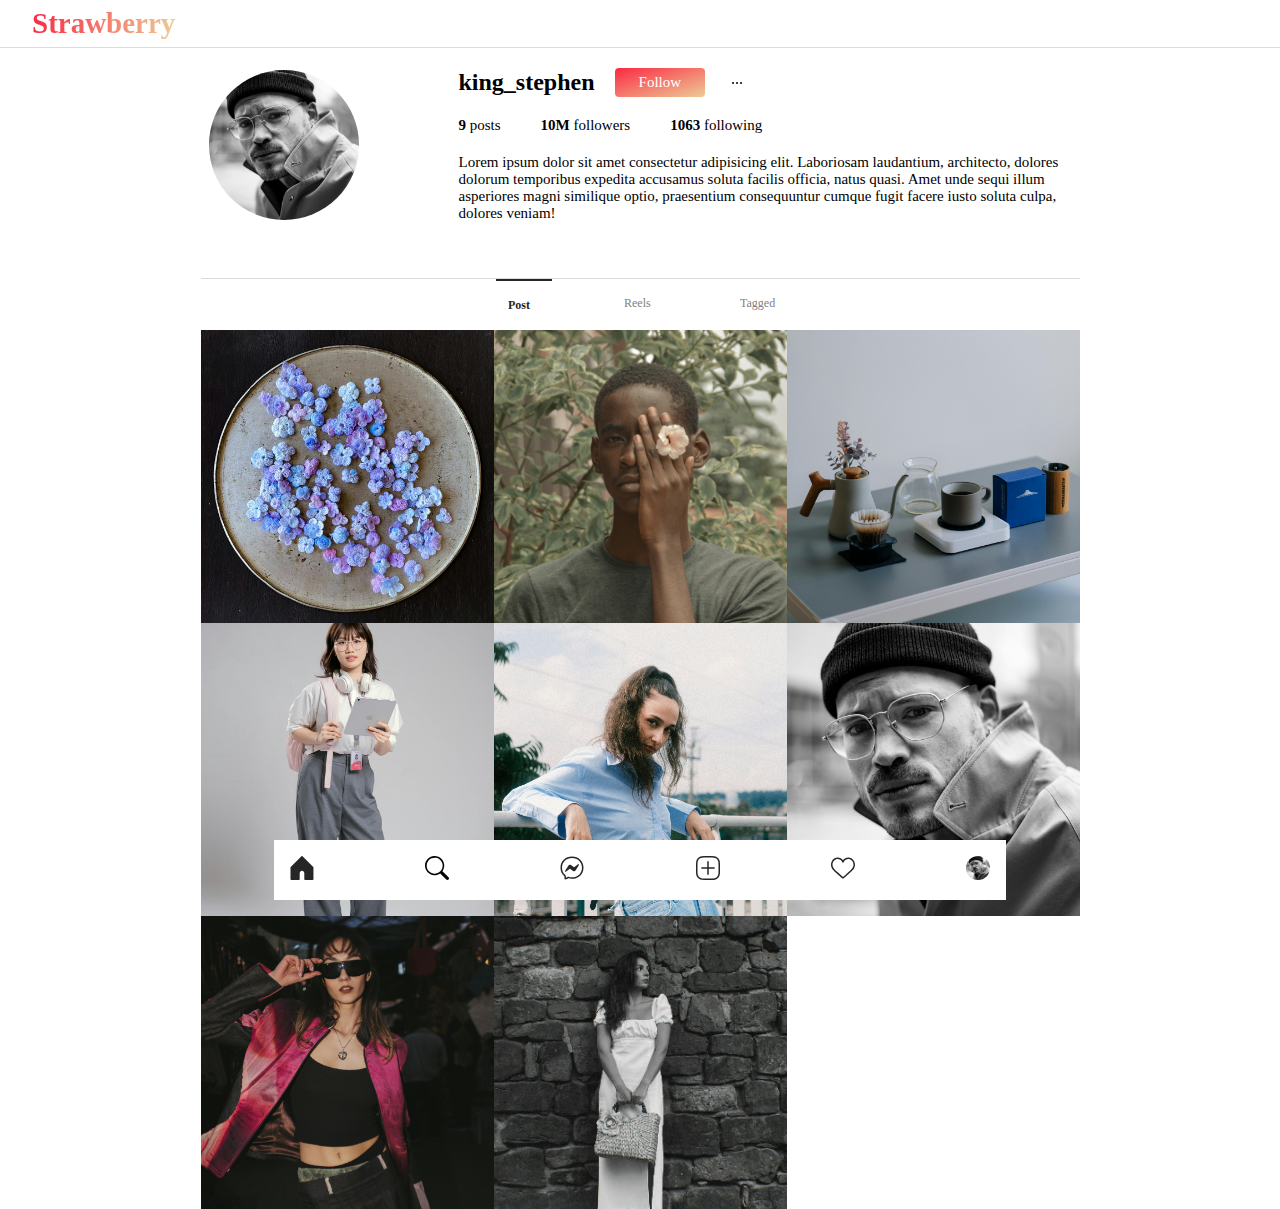
<file: profile.html>
<!DOCTYPE html>
<html lang="en">

<head>
    <meta charset="UTF-8">
    <meta name="viewport" content="width=device-width, initial-scale=1.0">
    <title>Stephen Asila's profile</title>
</head>

<body>
    <style>
        * {
            padding: 0%;
            margin: 0%;
            font-family: figtree;
        }

        main {
            display: grid;
        }

        #nav {
            width: 100%;
            place-self: center;
            position: fixed;
            bottom: 0;
            padding: 16px;
            background-color: #ffffff;
            color: #fff;
            display: flex;
            justify-content: space-between;
            flex-direction: row;
            max-width: 700px;
        }

        #nav img {
            height: 24px;
            width: auto;
        }

        header {
            padding: 7px 32px;
            border-bottom: solid 1px #dbdbdb;
        }

        #followBtn {
            width: fit-content;
            color: white;
            padding: 6px 24px;
            border: none;
            background-image: linear-gradient(to bottom right, #FB2943, #EDCB96);
            font-size: 15px;
            border-radius: 4px;
            cursor: pointer;
        }

        #submitBtn:hover {
            background-image: linear-gradient(to bottom right, #F47A6D, #EDCB96);
            transition: 4s linear;
        }

        #profile {
            gap: 20px;
            display: flex;
            flex-direction: row;
            align-items: center;
        }

        .postno {
            display: flex;
            flex-direction: row;
        }

        #tag {
            gap: 40px;
            display: flex;
            flex-direction: row;
            font-size: 15px;
        }

        #prnopic {
            display: flex;
            flex-direction: column;
            gap: 20px;
        }

        #profilepic {
            width: 150px;
            height: 150px;
            border-radius: 100%;
            background-size: cover;
            background-repeat: no-repeat;
            background-position: center;
        }

        #profilec {
            margin: 20px 0 40px 0;
            display: flex;
            align-items: center;
            flex-direction: row;
            gap: 100px;
            justify-content: center;
        }

        #statuscover {
            width: 64px;
            height: 64px;
            overflow: hidden;
            border-radius: 100%;
            display: flex;
            justify-content: center;
        }

        #prof {
            display: flex;
            flex-direction: column;
            align-items: center;
            align-self: center;
            justify-self: center;
            justify-content: center;
        }

        #posts {
            margin-top: 16px;
            border-top: 1px solid #dbdbdb;
            display: flex;
            gap: 60px;
            justify-content: center;
        }

        h6 {
            font-size: 12px;
            font-family: poppins;
            font-weight: 300;
            color: #808180;
            width: 32px;
            padding: 17px 12px;
            cursor: pointer;
        }

        h6:hover {
            font-weight: 500;
            color: #353635;
        }

        #gallery {
            display: grid;
            width: 879px;
            grid-template-columns: 1fr 1fr 1fr;
            grid-template-rows: 1fr 1fr 1fr;
            place-self: center;
        }

        .post {
            width: 293px;
            height: 293px;
            background-size: cover;
            background-repeat: no-repeat;
            background-position: center;
        }

        #bio {
            width: 613px;
            font-size: 15px;
        }

        @media only screen and (max-width: 890px) {
            main {
                display: grid;
            }

            #nav {
                width: 100%;
                place-self: center;
                position: fixed;
                bottom: 0;
                padding: 16px;
                background-color: #ffffff;
                color: #fff;
                display: flex;
                justify-content: space-between;
                flex-direction: row;
                max-width: 700px;
            }

            #gallery {
                display: grid;
                width: 100%;
                height: fit-content;
                grid-template-columns: 1fr 1fr 1fr;
                place-self: center;
            }

            .post {
                width: 100%;
                height: 100%;
                background-size: cover;
                background-repeat: no-repeat;
                background-position: center;
            }

            #profilepic {
                width: 100px;
                height: 100px;
            }

            #bio {
                width: 400px;
                font-size: 12px;
            }
        }

        @media only screen and (max-width: 605px) {
            #tag {
                gap: 20px;
            }

            #profilec {
                gap: 50px;
            }
        }

        @media only screen and (max-width: 550px) {

            #profilec {
                gap: 25px;
            }

            #bio {
                width: 200px;
                font-size: 10px;
            }

            .postno {
                flex-direction: column;
            }
        }

        @media only screen and (max-width: 721px) {
            #nav img {
                height: 20px;
                width: auto;
            }
        }
    </style>
    <header>
        <h1
            style="font-family: Salsa; background-image: linear-gradient(to right, #FB2943, #EDCB96); width: fit-content; background-clip: text; -webkit-text-fill-color: transparent; font-size: 29px;">
            Strawberry</h1>
    </header>
    <main>
        <div id="prof">
            <div id="profilec">
                <div id="profilepic" style="background-image: url(Images/pexels-northern-28283491.jpg);">
                </div>
                <div id="prnopic">
                    <div id="profile">
                        <h2>king_stephen</h2>
                        <button id="followBtn">Follow</button>
                        <svg xmlns="http://www.w3.org/2000/svg" width="24" height="24" viewBox="0 0 24 24">
                            <g fill="none" class="nc-icon-wrapper">
                                <path stroke="#020402" stroke-linecap="round" stroke-linejoin="round" stroke-width="2"
                                    d="M12 12h.01M8 12h.01M16 12h.01"></path>
                            </g>
                        </svg>
                    </div>
                    <div id="tag">
                        <div class="postno">
                            <pre style="font-weight: 800;">9 </pre>
                            <p>
                                posts
                            </p>
                        </div>
                        <div class="postno">
                            <pre style="font-weight: 800;">10M </pre>
                            <p>followers</p>
                        </div>
                        <div class="postno">
                            <pre style="font-weight: 800;">1063 </pre> following
                        </div>
                    </div>
                    <p id="bio"> Lorem ipsum dolor sit amet consectetur adipisicing elit.
                        Laboriosam
                        laudantium, architecto, dolores dolorum
                        temporibus expedita accusamus soluta facilis officia, natus quasi. Amet unde sequi illum
                        asperiores
                        magni
                        similique optio, praesentium consequuntur cumque fugit facere iusto soluta culpa, dolores
                        veniam!
                    </p>
                </div>

            </div>
            <div id="postssel">
                <div id="posts">
                    <h6 style="border-top: 2px solid #262626; color: #262626; font-weight: 700;">Post</h6>
                    <h6>Reels</h6>
                    <h6>Tagged</h6>
                </div>
                <div id="gallery">
                    <div class="post" style="background-image: url(Images/pexels-agneselunecka-20409572.jpg);"></div>
                    <div class="post" style="background-image: url(Images/pexels-cre8ivengine-9767204.jpg);"></div>
                    <div class="post" style="background-image: url(Images/pexels-interwebly-27902293.jpg);"></div>

                    <div class="post" style="background-image: url(Images/pexels-lvu-image-1599405908-28570315.jpg);">
                    </div>

                    <div class="post" style="background-image: url(Images/pexels-mert-coskun-386432351-28223459.jpg);">
                    </div>
                    <div class="post" style="background-image: url(Images/pexels-northern-28283491.jpg);"></div>
                    <div class="post" style="background-image: url(Images/pexels-rajaalemnari-20543294.jpg);"></div>
                    <div class="post"
                        style="background-image: url(Images/pexels-ruxandra-scutelnic-1470184397-27091195.jpg);"></div>
                </div>
            </div>
        </div>

    </main>
    <div id="nav">
        <a href="" data-tooltip="Home"><img src="Images/Menu-Button-Item.svg" alt="" srcset=""></a>
        <a href="" data-tooltip="Search"><img src="Images/Group.svg" alt="" srcset=""></a>
        <a href="" data-tooltip="Messages"><img src="Images/Menu-Button-Item-1.svg" alt="" srcset=""></a>
        <a href="" data-tooltip="Create Post"><img src="Images/Menu-Button-Item-2.svg" alt="" srcset=""></a>
        <a href="" data-tooltip="Notification"><img src="Images/Menu-Button-Item-4.svg" alt="" srcset=""></a>
        <a href="">
            <div style="
            height: 24px;
            width: 24px;
            border-radius: 100%;
            background-size: cover;
            background-repeat: no-repeat;
            background-position: center;
            background-image: url(Images/pexels-northern-28283491.jpg);"></div>
        </a>
    </div>
</body>

</html>
</file>
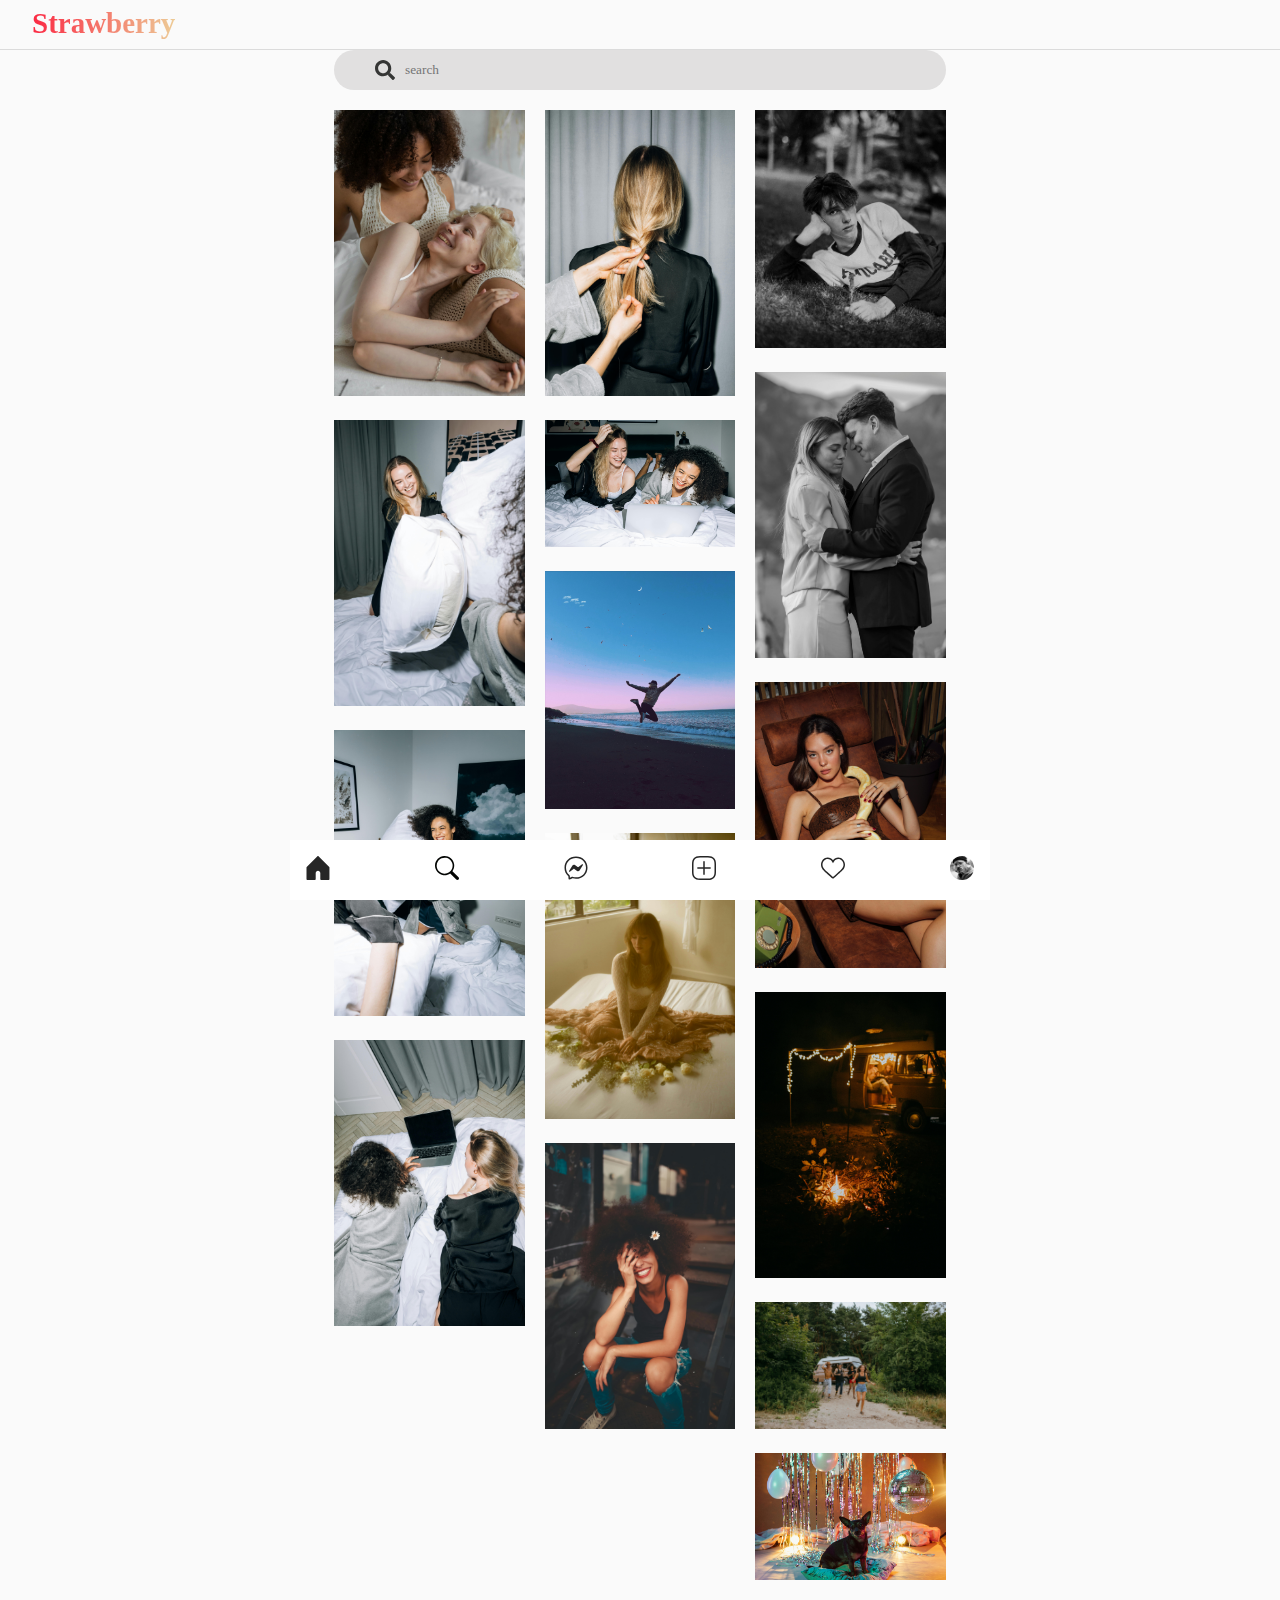
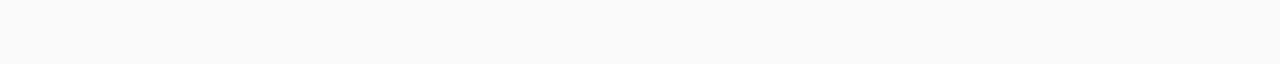
<file: Search.html>
<!DOCTYPE html>
<html lang="en">

<head>
    <meta charset="UTF-8">
    <meta name="viewport" content="width=device-width, initial-scale=1.0">
    <title>Document</title>
</head>

<body>
    <style>
        :root {
            --vh: 100vh / 100;
        }

        * {
            padding: 0%;
            margin: 0%;
            font-family: figtree;
            color: #353635;
        }

        body {
            background-color: #fafafa;
            display: grid;
            grid-template-rows: 50px 1fr 60px;
            min-height: 100vh;
            color: #353635;
            fill: #353635;
        }

        #nav {
            width: 100%;
            place-self: center;
            position: fixed;
            bottom: 0;
            padding: 16px;
            background-color: #ffffff;
            color: #fff;
            display: flex;
            justify-content: space-between;
            flex-direction: row;
            max-width: 700px;
            box-sizing: border-box;
        }

        #nav img {
            height: 24px;
            width: auto;
        }

        header {
            padding: 7px 32px;
            border-bottom: solid 1px #dbdbdb;
        }

        main {
            display: flex;
            gap: 20px;
            flex-direction: column;
        }

        #searchbar {
            display: flex;
            align-items: center;
            justify-content: center;
            padding: 10px 20px;
            width: 612px;
            background-color: #e1e0e0;
            height: 40px;
            gap: 10px;
            place-self: center;
            border-radius: 75px;
            box-sizing: border-box;
        }

        #searchbar input {
            height: 40px;
            width: 500px;
            background: none;
            border: none;
        }

        #searchbar svg {
            fill: #b0b0b0;
            height: 20px;
            background: none;
            border: none;
        }

        #searchbar input:focus-visible {
            outline: none;
        }



        #imagesgrid img {
            width: 100%;
            height: auto;
            margin-bottom: 20px;
        }

        #imagesgrid {
            place-self: center;
            width: 612px;
            columns: 3;
            gap: 20px;
        }

        @media only screen and (max-width: 760px) {
            #searchbar {
                width: calc(100svw - 30px);
            }

            #imagesgrid {
                width: calc(100svw - 30px);
            }

            #nav {
                width: calc(100svw - 30px);
            }

            #nav img {
                height: 20px;
                width: auto;
            }

            #searchbar input {
                width: calc(100% - 50px);
            }
        }
    </style>
    <header>
        <h1
            style="font-family: Salsa; background-image: linear-gradient(to right, #FB2943, #EDCB96); width: fit-content; background-clip: text; -webkit-text-fill-color: transparent; font-size: 29px;">
            Strawberry</h1>
    </header>
    <main>
        <div id="searchbar">
            <svg xmlns="http://www.w3.org/2000/svg" viewBox="0 0 512 512">
                <g class="nc-icon-wrapper" fill="#353635">
                    <path
                        d="M505 442.7L405.3 343c-4.5-4.5-10.6-7-17-7H372c27.6-35.3 44-79.7 44-128C416 93.1 322.9 0 208 0S0 93.1 0 208s93.1 208 208 208c48.3 0 92.7-16.4 128-44v16.3c0 6.4 2.5 12.5 7 17l99.7 99.7c9.4 9.4 24.6 9.4 33.9 0l28.3-28.3c9.4-9.4 9.4-24.6.1-34zM208 336c-70.7 0-128-57.2-128-128 0-70.7 57.2-128 128-128 70.7 0 128 57.2 128 128 0 70.7-57.2 128-128 128z">
                    </path>
                </g>
            </svg>
            <form action=""><input type="text" placeholder="search"></form>
        </div>
        <div id="imagesgrid">
            <div><img src="Images/new/pexels-gabby-k-5331080.jpg" alt=""></div>
            <div><img src="Images/new/pexels-koolshooters-7142747.jpg" alt=""></div>
            <div><img src="Images/new/pexels-koolshooters-7142749.jpg" alt=""></div>
            <div><img src="Images/new/pexels-koolshooters-7142756.jpg" alt=""></div>
            <div><img src="Images/new/pexels-koolshooters-7142792.jpg" alt=""></div>
            <div><img src="Images/new/pexels-koolshooters-7142759.jpg" alt=""></div>
            <div><img src="Images/new/pexels-samiro-2041832.jpg" alt=""></div>
            <div><img src="Images/new/pexels-samantha-billotte-173740530-22468584.jpg" alt=""></div>
            <div><img src="Images/new/pexels-luizclas-170497-1848565.jpg" alt=""></div>
            <div><img src="Images/new/pexels-love-bluetea-400570939-27545223.jpg" alt=""></div>
            <div><img src="Images/new/pexels-lilen-diaz-1025474869-28357757.jpg" alt=""></div>
            <div><img src="Images/new/pexels-koolshooters-8989453.jpg" alt=""></div>
            <div><img src="Images/new/pexels-koolshooters-8976561.jpg" alt=""></div>
            <div><img src="Images/new/pexels-koolshooters-8974283.jpg" alt=""></div>
            <div><img src="Images/new/pexels-koolshooters-7683158.jpg" alt=""></div>
        </div>
    </main>
    <div id="nav">
        <a href="" data-tooltip="Home"><img src="Images/Menu-Button-Item.svg" alt="" srcset=""></a>
        <a href="" data-tooltip="Search"><img src="Images/Group.svg" alt="" srcset=""></a>
        <a href="" data-tooltip="Messages"><img src="Images/Menu-Button-Item-1.svg" alt="" srcset=""></a>
        <a href="" data-tooltip="Create Post"><img src="Images/Menu-Button-Item-2.svg" alt="" srcset=""></a>
        <a href="" data-tooltip="Notification"><img src="Images/Menu-Button-Item-4.svg" alt="" srcset=""></a>
        <a href="">
            <div style="
            height: 24px;
            width: 24px;
            border-radius: 100%;
            background-size: cover;
            background-repeat: no-repeat;
            background-position: center;
            background-image: url(Images/pexels-northern-28283491.jpg);"></div>
        </a>
    </div>
</body>

</html>
</file>
